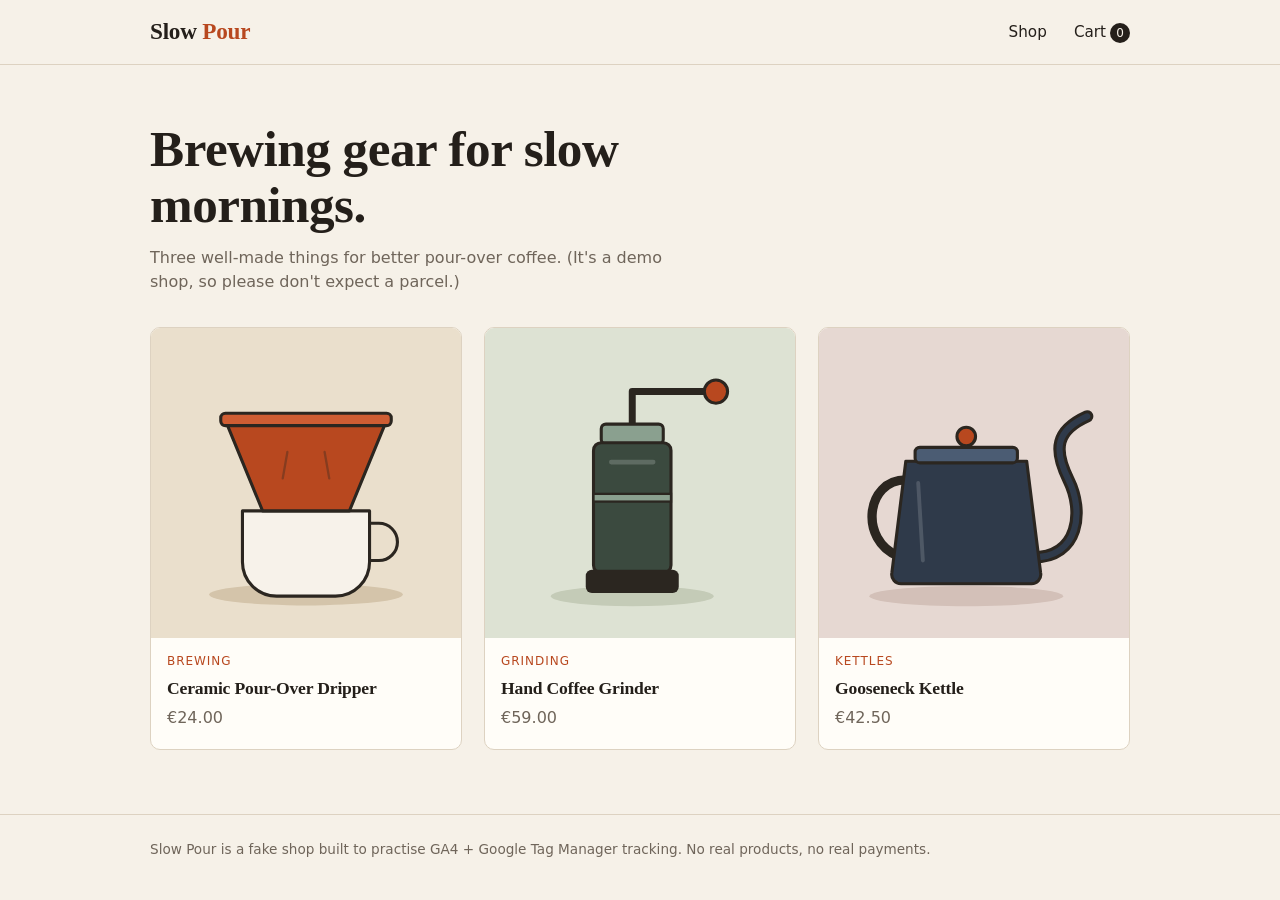
<file: index.html>
<!DOCTYPE html>
<html lang="en">
<head>
  <meta charset="utf-8">
  <meta name="viewport" content="width=device-width, initial-scale=1">
  <title>Slow Pour · Brewing gear for slow mornings</title>
  <meta name="description" content="Demo shop used to practise GA4 + Google Tag Manager ecommerce tracking.">
  <link rel="icon" href="data:,">
  <link rel="stylesheet" href="css/style.css">

  <!-- ===================================================================
       GOOGLE TAG MANAGER
       >>> Replace GTM-58JN5ND9 with YOUR container ID <<<
       Same ID in this <head> snippet AND in the <noscript> after <body>,
       on every page (quick way: see README / setup guide).
       =================================================================== -->
  <script>(function(w,d,s,l,i){w[l]=w[l]||[];w[l].push({'gtm.start':
  new Date().getTime(),event:'gtm.js'});var f=d.getElementsByTagName(s)[0],
  j=d.createElement(s),dl=l!='dataLayer'?'&l='+l:'';j.async=true;j.src=
  'https://www.googletagmanager.com/gtm.js?id='+i+dl;f.parentNode.insertBefore(j,f);
  })(window,document,'script','dataLayer','GTM-58JN5ND9');</script>
  <!-- End Google Tag Manager -->
</head>
<body data-page="home">
  <!-- Google Tag Manager (noscript) - replace GTM-58JN5ND9 here too -->
  <noscript><iframe src="https://www.googletagmanager.com/ns.html?id=GTM-58JN5ND9"
  height="0" width="0" style="display:none;visibility:hidden"></iframe></noscript>
  <!-- End Google Tag Manager (noscript) -->

  <header class="site-header">
    <div class="wrap">
      <a class="logo" href="index.html">Slow <span>Pour</span></a>
      <nav>
        <a href="index.html">Shop</a>
        <a href="cart.html">Cart<span class="cart-count" id="cart-count">0</span></a>
      </nav>
    </div>
  </header>

  <main class="wrap">
    <section class="hero">
      <h1>Brewing gear for slow mornings.</h1>
      <p>Three well-made things for better pour-over coffee. (It's a demo shop, so please don't expect a parcel.)</p>
    </section>
    <section class="grid" id="product-grid"></section>
  </main>

  <footer class="site-footer">
    <div class="wrap">Slow Pour is a fake shop built to practise GA4 + Google Tag Manager tracking. No real products, no real payments.</div>
  </footer>

  <script src="js/products.js"></script>
  <script src="js/cart.js"></script>
  <script src="js/tracking.js"></script>
  <script src="js/shop.js"></script>
</body>
</html>
</file>
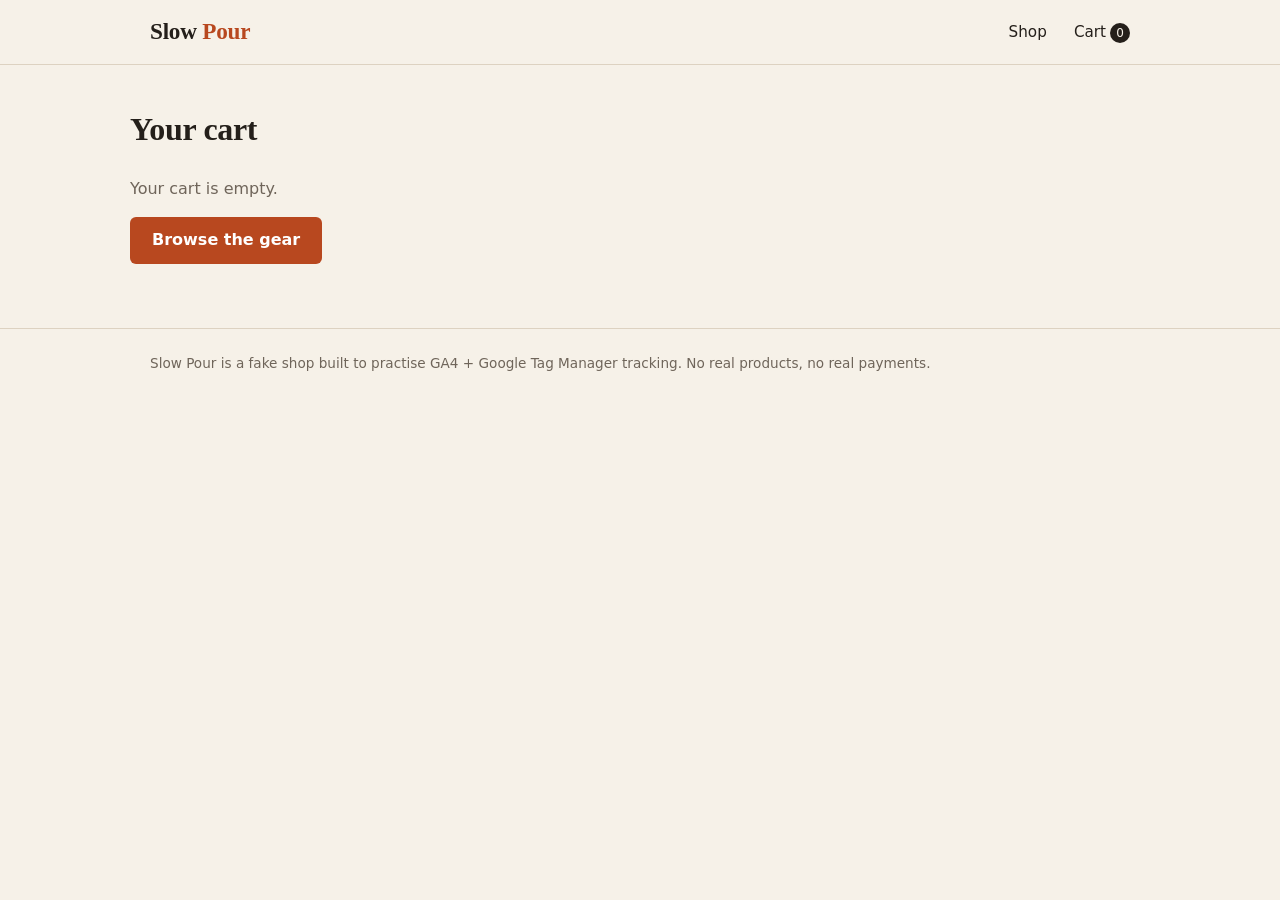
<file: cart.html>
<!DOCTYPE html>
<html lang="en">
<head>
  <meta charset="utf-8">
  <meta name="viewport" content="width=device-width, initial-scale=1">
  <title>Your cart · Slow Pour</title>
  <meta name="description" content="Demo shop used to practise GA4 + Google Tag Manager ecommerce tracking.">
  <link rel="icon" href="data:,">
  <link rel="stylesheet" href="css/style.css">

  <!-- ===================================================================
       GOOGLE TAG MANAGER
       >>> Replace GTM-58JN5ND9 with YOUR container ID <<<
       Same ID in this <head> snippet AND in the <noscript> after <body>,
       on every page (quick way: see README / setup guide).
       =================================================================== -->
  <script>(function(w,d,s,l,i){w[l]=w[l]||[];w[l].push({'gtm.start':
  new Date().getTime(),event:'gtm.js'});var f=d.getElementsByTagName(s)[0],
  j=d.createElement(s),dl=l!='dataLayer'?'&l='+l:'';j.async=true;j.src=
  'https://www.googletagmanager.com/gtm.js?id='+i+dl;f.parentNode.insertBefore(j,f);
  })(window,document,'script','dataLayer','GTM-58JN5ND9');</script>
  <!-- End Google Tag Manager -->
</head>
<body data-page="cart">
  <!-- Google Tag Manager (noscript) - replace GTM-58JN5ND9 here too -->
  <noscript><iframe src="https://www.googletagmanager.com/ns.html?id=GTM-58JN5ND9"
  height="0" width="0" style="display:none;visibility:hidden"></iframe></noscript>
  <!-- End Google Tag Manager (noscript) -->

  <header class="site-header">
    <div class="wrap">
      <a class="logo" href="index.html">Slow <span>Pour</span></a>
      <nav>
        <a href="index.html">Shop</a>
        <a href="cart.html">Cart<span class="cart-count" id="cart-count">0</span></a>
      </nav>
    </div>
  </header>

  <main class="wrap page">
    <h1>Your cart</h1>
    <div id="cart-root"></div>
  </main>

  <footer class="site-footer">
    <div class="wrap">Slow Pour is a fake shop built to practise GA4 + Google Tag Manager tracking. No real products, no real payments.</div>
  </footer>

  <script src="js/products.js"></script>
  <script src="js/cart.js"></script>
  <script src="js/tracking.js"></script>
  <script src="js/shop.js"></script>
</body>
</html>
</file>
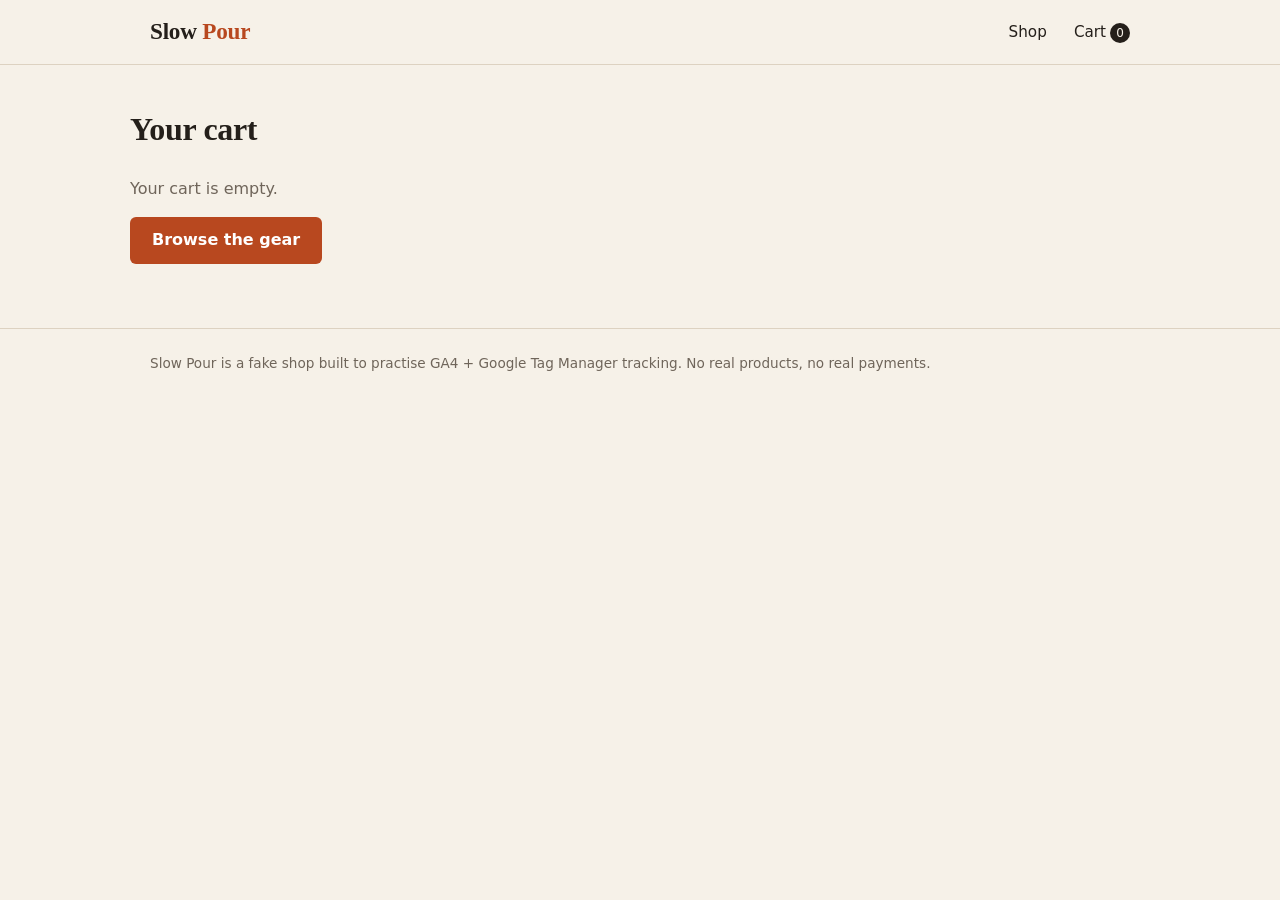
<file: checkout.html>
<!DOCTYPE html>
<html lang="en">
<head>
  <meta charset="utf-8">
  <meta name="viewport" content="width=device-width, initial-scale=1">
  <title>Checkout · Slow Pour</title>
  <meta name="description" content="Demo shop used to practise GA4 + Google Tag Manager ecommerce tracking.">
  <link rel="icon" href="data:,">
  <link rel="stylesheet" href="css/style.css">

  <!-- ===================================================================
       GOOGLE TAG MANAGER
       >>> Replace GTM-58JN5ND9 with YOUR container ID <<<
       Same ID in this <head> snippet AND in the <noscript> after <body>,
       on every page (quick way: see README / setup guide).
       =================================================================== -->
  <script>(function(w,d,s,l,i){w[l]=w[l]||[];w[l].push({'gtm.start':
  new Date().getTime(),event:'gtm.js'});var f=d.getElementsByTagName(s)[0],
  j=d.createElement(s),dl=l!='dataLayer'?'&l='+l:'';j.async=true;j.src=
  'https://www.googletagmanager.com/gtm.js?id='+i+dl;f.parentNode.insertBefore(j,f);
  })(window,document,'script','dataLayer','GTM-58JN5ND9');</script>
  <!-- End Google Tag Manager -->
</head>
<body data-page="checkout">
  <!-- Google Tag Manager (noscript) - replace GTM-58JN5ND9 here too -->
  <noscript><iframe src="https://www.googletagmanager.com/ns.html?id=GTM-58JN5ND9"
  height="0" width="0" style="display:none;visibility:hidden"></iframe></noscript>
  <!-- End Google Tag Manager (noscript) -->

  <header class="site-header">
    <div class="wrap">
      <a class="logo" href="index.html">Slow <span>Pour</span></a>
      <nav>
        <a href="index.html">Shop</a>
        <a href="cart.html">Cart<span class="cart-count" id="cart-count">0</span></a>
      </nav>
    </div>
  </header>

  <main class="wrap page">
    <h1>Checkout</h1>
    <div class="checkout-layout">
      <form id="checkout-form">
        <div class="field-row">
          <label class="field">Full name
            <input type="text" name="name" autocomplete="off" required>
          </label>
          <label class="field">Email
            <input type="email" name="email" autocomplete="off" required>
          </label>
        </div>
        <label class="field">Street address
          <input type="text" name="street" autocomplete="off" required>
        </label>
        <div class="field-row">
          <label class="field">City
            <input type="text" name="city" autocomplete="off" required>
          </label>
          <label class="field">Postcode
            <input type="text" name="postcode" autocomplete="off" required>
          </label>
        </div>
        <p class="note">Demo only: type anything. Nothing is sent or stored, and there's no card field on purpose.</p>
        <button class="btn" type="submit">Place order</button>
      </form>

      <aside class="summary-box">
        <h2>Order summary</h2>
        <ul class="summary" id="summary"></ul>
      </aside>
    </div>
  </main>

  <footer class="site-footer">
    <div class="wrap">Slow Pour is a fake shop built to practise GA4 + Google Tag Manager tracking. No real products, no real payments.</div>
  </footer>

  <script src="js/products.js"></script>
  <script src="js/cart.js"></script>
  <script src="js/tracking.js"></script>
  <script src="js/shop.js"></script>
</body>
</html>
</file>
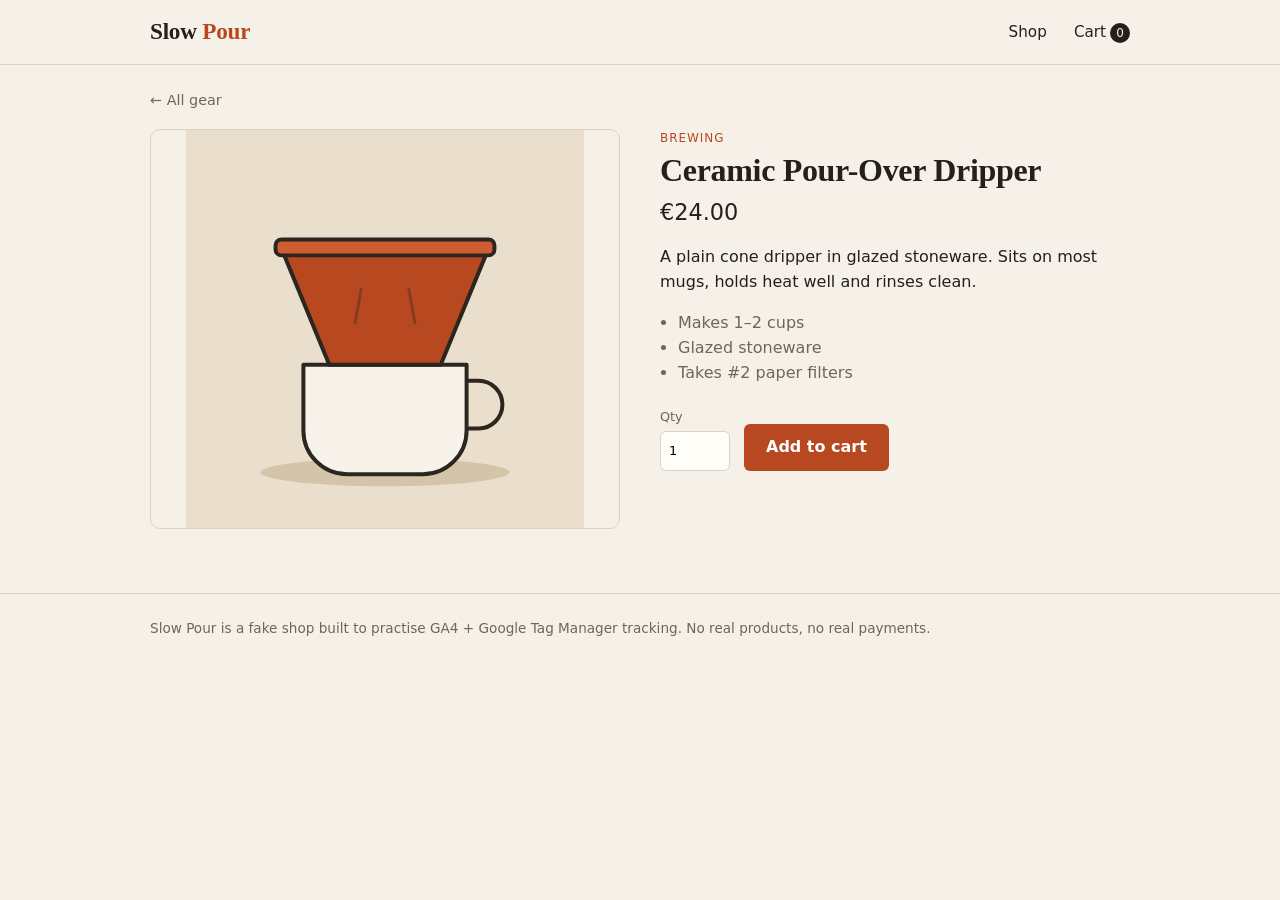
<file: product-dripper.html>
<!DOCTYPE html>
<html lang="en">
<head>
  <meta charset="utf-8">
  <meta name="viewport" content="width=device-width, initial-scale=1">
  <title>Slow Pour</title>
  <meta name="description" content="Demo shop used to practise GA4 + Google Tag Manager ecommerce tracking.">
  <link rel="icon" href="data:,">
  <link rel="stylesheet" href="css/style.css">

  <!-- ===================================================================
       GOOGLE TAG MANAGER
       >>> Replace GTM-58JN5ND9 with YOUR container ID <<<
       Same ID in this <head> snippet AND in the <noscript> after <body>,
       on every page (quick way: see README / setup guide).
       =================================================================== -->
  <script>(function(w,d,s,l,i){w[l]=w[l]||[];w[l].push({'gtm.start':
  new Date().getTime(),event:'gtm.js'});var f=d.getElementsByTagName(s)[0],
  j=d.createElement(s),dl=l!='dataLayer'?'&l='+l:'';j.async=true;j.src=
  'https://www.googletagmanager.com/gtm.js?id='+i+dl;f.parentNode.insertBefore(j,f);
  })(window,document,'script','dataLayer','GTM-58JN5ND9');</script>
  <!-- End Google Tag Manager -->
</head>
<body data-page="product" data-product-id="SP-001">
  <!-- Google Tag Manager (noscript) - replace GTM-58JN5ND9 here too -->
  <noscript><iframe src="https://www.googletagmanager.com/ns.html?id=GTM-58JN5ND9"
  height="0" width="0" style="display:none;visibility:hidden"></iframe></noscript>
  <!-- End Google Tag Manager (noscript) -->

  <header class="site-header">
    <div class="wrap">
      <a class="logo" href="index.html">Slow <span>Pour</span></a>
      <nav>
        <a href="index.html">Shop</a>
        <a href="cart.html">Cart<span class="cart-count" id="cart-count">0</span></a>
      </nav>
    </div>
  </header>

  <main class="wrap">
    <a class="back" href="index.html">← All gear</a>
    <div class="product-layout">
      <img id="p-img" class="product-img" src="" alt="" width="400" height="400">
      <div>
        <p class="eyebrow" id="p-cat"></p>
        <h1 id="p-name"></h1>
        <p class="price big" id="p-price"></p>
        <p id="p-desc"></p>
        <ul class="specs" id="p-specs"></ul>
        <div class="buy-row">
          <label>Qty
            <input type="number" id="qty" min="1" max="9" value="1">
          </label>
          <button class="btn" id="add-btn" type="button">Add to cart</button>
        </div>
        <p class="added" id="added-msg" hidden>Added to your cart. <a href="cart.html">View cart →</a></p>
      </div>
    </div>
  </main>

  <footer class="site-footer">
    <div class="wrap">Slow Pour is a fake shop built to practise GA4 + Google Tag Manager tracking. No real products, no real payments.</div>
  </footer>

  <script src="js/products.js"></script>
  <script src="js/cart.js"></script>
  <script src="js/tracking.js"></script>
  <script src="js/shop.js"></script>
</body>
</html>
</file>
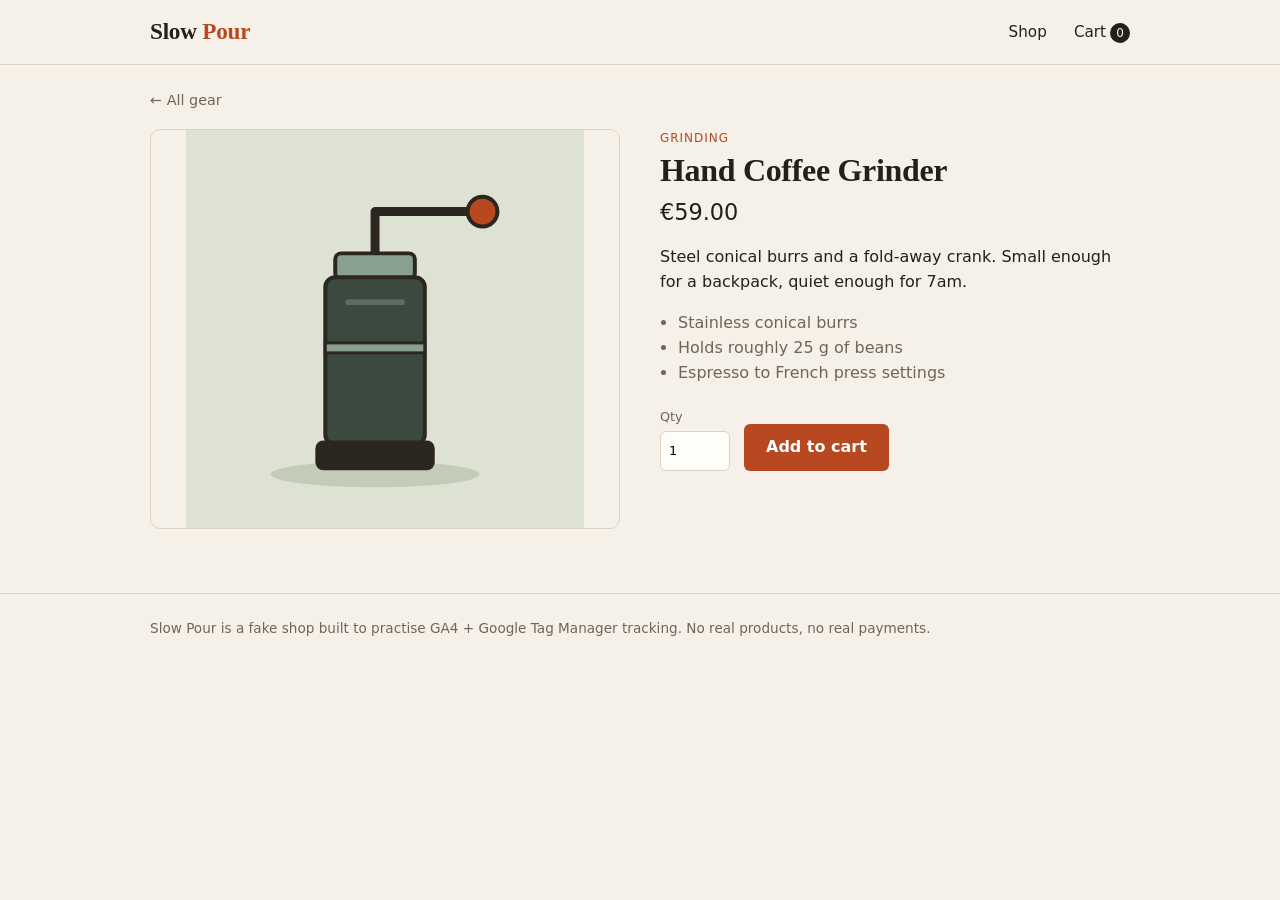
<file: product-grinder.html>
<!DOCTYPE html>
<html lang="en">
<head>
  <meta charset="utf-8">
  <meta name="viewport" content="width=device-width, initial-scale=1">
  <title>Slow Pour</title>
  <meta name="description" content="Demo shop used to practise GA4 + Google Tag Manager ecommerce tracking.">
  <link rel="icon" href="data:,">
  <link rel="stylesheet" href="css/style.css">

  <!-- ===================================================================
       GOOGLE TAG MANAGER
       >>> Replace GTM-58JN5ND9 with YOUR container ID <<<
       Same ID in this <head> snippet AND in the <noscript> after <body>,
       on every page (quick way: see README / setup guide).
       =================================================================== -->
  <script>(function(w,d,s,l,i){w[l]=w[l]||[];w[l].push({'gtm.start':
  new Date().getTime(),event:'gtm.js'});var f=d.getElementsByTagName(s)[0],
  j=d.createElement(s),dl=l!='dataLayer'?'&l='+l:'';j.async=true;j.src=
  'https://www.googletagmanager.com/gtm.js?id='+i+dl;f.parentNode.insertBefore(j,f);
  })(window,document,'script','dataLayer','GTM-58JN5ND9');</script>
  <!-- End Google Tag Manager -->
</head>
<body data-page="product" data-product-id="SP-002">
  <!-- Google Tag Manager (noscript) - replace GTM-58JN5ND9 here too -->
  <noscript><iframe src="https://www.googletagmanager.com/ns.html?id=GTM-58JN5ND9"
  height="0" width="0" style="display:none;visibility:hidden"></iframe></noscript>
  <!-- End Google Tag Manager (noscript) -->

  <header class="site-header">
    <div class="wrap">
      <a class="logo" href="index.html">Slow <span>Pour</span></a>
      <nav>
        <a href="index.html">Shop</a>
        <a href="cart.html">Cart<span class="cart-count" id="cart-count">0</span></a>
      </nav>
    </div>
  </header>

  <main class="wrap">
    <a class="back" href="index.html">← All gear</a>
    <div class="product-layout">
      <img id="p-img" class="product-img" src="" alt="" width="400" height="400">
      <div>
        <p class="eyebrow" id="p-cat"></p>
        <h1 id="p-name"></h1>
        <p class="price big" id="p-price"></p>
        <p id="p-desc"></p>
        <ul class="specs" id="p-specs"></ul>
        <div class="buy-row">
          <label>Qty
            <input type="number" id="qty" min="1" max="9" value="1">
          </label>
          <button class="btn" id="add-btn" type="button">Add to cart</button>
        </div>
        <p class="added" id="added-msg" hidden>Added to your cart. <a href="cart.html">View cart →</a></p>
      </div>
    </div>
  </main>

  <footer class="site-footer">
    <div class="wrap">Slow Pour is a fake shop built to practise GA4 + Google Tag Manager tracking. No real products, no real payments.</div>
  </footer>

  <script src="js/products.js"></script>
  <script src="js/cart.js"></script>
  <script src="js/tracking.js"></script>
  <script src="js/shop.js"></script>
</body>
</html>
</file>
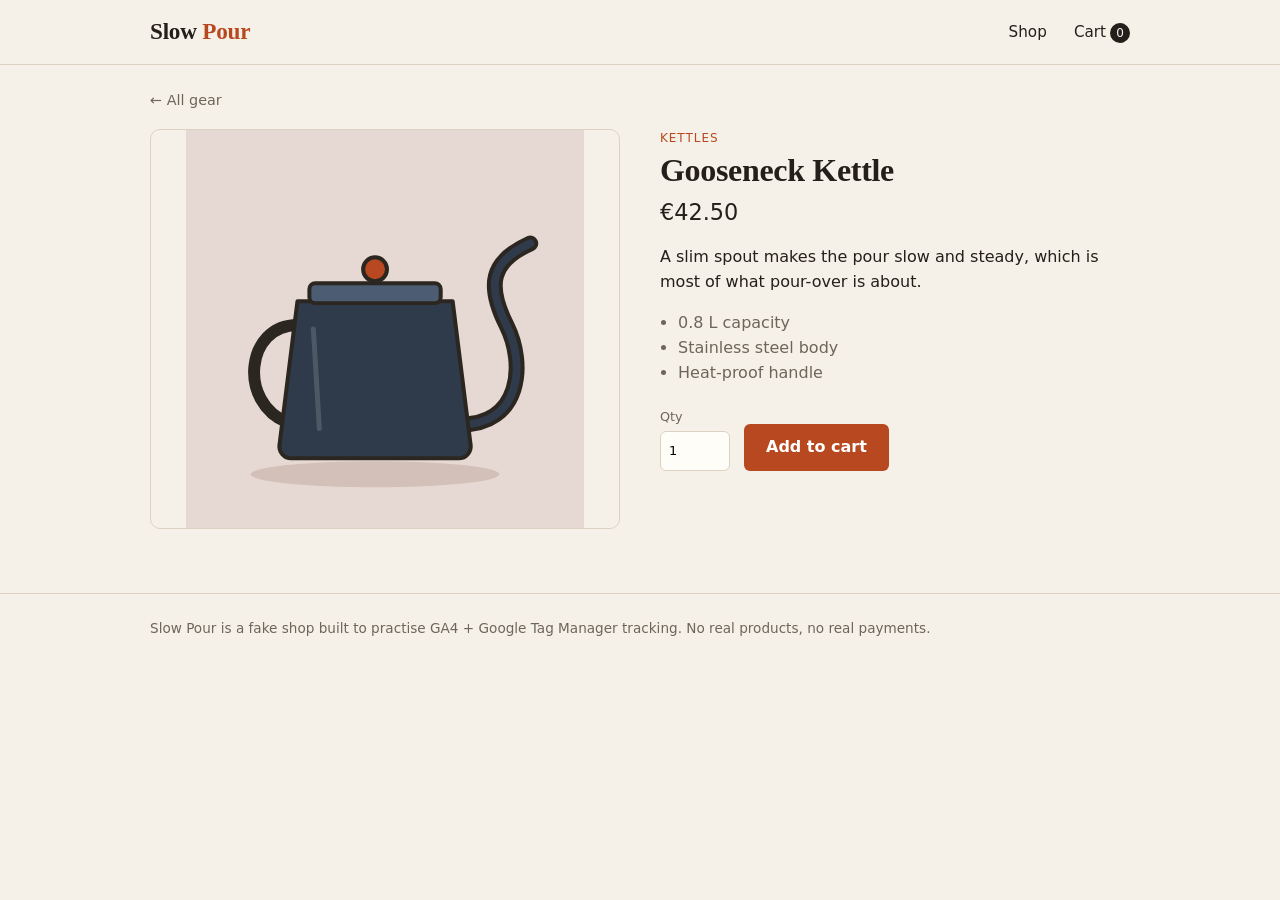
<file: product-kettle.html>
<!DOCTYPE html>
<html lang="en">
<head>
  <meta charset="utf-8">
  <meta name="viewport" content="width=device-width, initial-scale=1">
  <title>Slow Pour</title>
  <meta name="description" content="Demo shop used to practise GA4 + Google Tag Manager ecommerce tracking.">
  <link rel="icon" href="data:,">
  <link rel="stylesheet" href="css/style.css">

  <!-- ===================================================================
       GOOGLE TAG MANAGER
       >>> Replace GTM-58JN5ND9 with YOUR container ID <<<
       Same ID in this <head> snippet AND in the <noscript> after <body>,
       on every page (quick way: see README / setup guide).
       =================================================================== -->
  <script>(function(w,d,s,l,i){w[l]=w[l]||[];w[l].push({'gtm.start':
  new Date().getTime(),event:'gtm.js'});var f=d.getElementsByTagName(s)[0],
  j=d.createElement(s),dl=l!='dataLayer'?'&l='+l:'';j.async=true;j.src=
  'https://www.googletagmanager.com/gtm.js?id='+i+dl;f.parentNode.insertBefore(j,f);
  })(window,document,'script','dataLayer','GTM-58JN5ND9');</script>
  <!-- End Google Tag Manager -->
</head>
<body data-page="product" data-product-id="SP-003">
  <!-- Google Tag Manager (noscript) - replace GTM-58JN5ND9 here too -->
  <noscript><iframe src="https://www.googletagmanager.com/ns.html?id=GTM-58JN5ND9"
  height="0" width="0" style="display:none;visibility:hidden"></iframe></noscript>
  <!-- End Google Tag Manager (noscript) -->

  <header class="site-header">
    <div class="wrap">
      <a class="logo" href="index.html">Slow <span>Pour</span></a>
      <nav>
        <a href="index.html">Shop</a>
        <a href="cart.html">Cart<span class="cart-count" id="cart-count">0</span></a>
      </nav>
    </div>
  </header>

  <main class="wrap">
    <a class="back" href="index.html">← All gear</a>
    <div class="product-layout">
      <img id="p-img" class="product-img" src="" alt="" width="400" height="400">
      <div>
        <p class="eyebrow" id="p-cat"></p>
        <h1 id="p-name"></h1>
        <p class="price big" id="p-price"></p>
        <p id="p-desc"></p>
        <ul class="specs" id="p-specs"></ul>
        <div class="buy-row">
          <label>Qty
            <input type="number" id="qty" min="1" max="9" value="1">
          </label>
          <button class="btn" id="add-btn" type="button">Add to cart</button>
        </div>
        <p class="added" id="added-msg" hidden>Added to your cart. <a href="cart.html">View cart →</a></p>
      </div>
    </div>
  </main>

  <footer class="site-footer">
    <div class="wrap">Slow Pour is a fake shop built to practise GA4 + Google Tag Manager tracking. No real products, no real payments.</div>
  </footer>

  <script src="js/products.js"></script>
  <script src="js/cart.js"></script>
  <script src="js/tracking.js"></script>
  <script src="js/shop.js"></script>
</body>
</html>
</file>
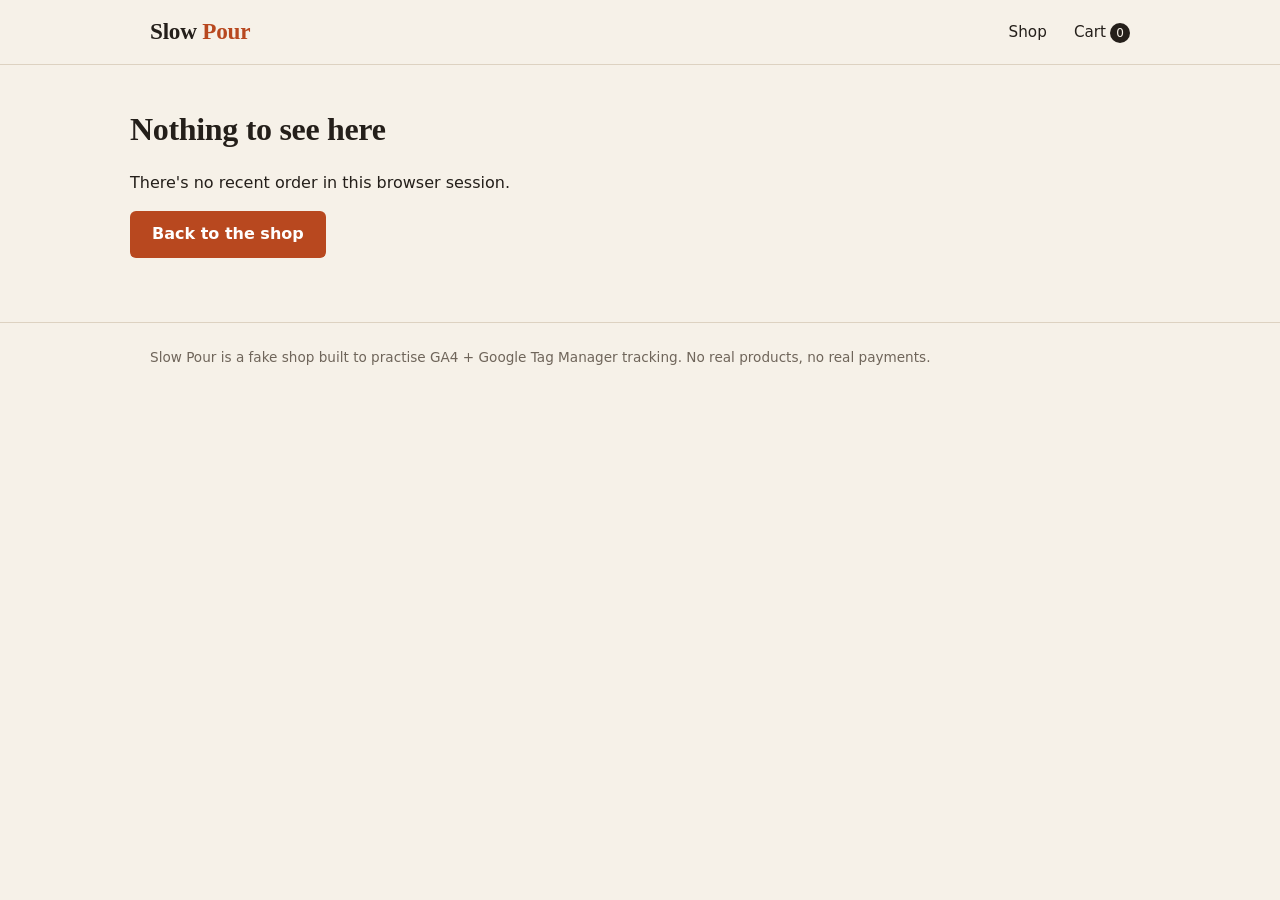
<file: thank-you.html>
<!DOCTYPE html>
<html lang="en">
<head>
  <meta charset="utf-8">
  <meta name="viewport" content="width=device-width, initial-scale=1">
  <title>Thank you · Slow Pour</title>
  <meta name="description" content="Demo shop used to practise GA4 + Google Tag Manager ecommerce tracking.">
  <link rel="icon" href="data:,">
  <link rel="stylesheet" href="css/style.css">

  <!-- ===================================================================
       GOOGLE TAG MANAGER
       >>> Replace GTM-58JN5ND9 with YOUR container ID <<<
       Same ID in this <head> snippet AND in the <noscript> after <body>,
       on every page (quick way: see README / setup guide).
       =================================================================== -->
  <script>(function(w,d,s,l,i){w[l]=w[l]||[];w[l].push({'gtm.start':
  new Date().getTime(),event:'gtm.js'});var f=d.getElementsByTagName(s)[0],
  j=d.createElement(s),dl=l!='dataLayer'?'&l='+l:'';j.async=true;j.src=
  'https://www.googletagmanager.com/gtm.js?id='+i+dl;f.parentNode.insertBefore(j,f);
  })(window,document,'script','dataLayer','GTM-58JN5ND9');</script>
  <!-- End Google Tag Manager -->
</head>
<body data-page="thanks">
  <!-- Google Tag Manager (noscript) - replace GTM-58JN5ND9 here too -->
  <noscript><iframe src="https://www.googletagmanager.com/ns.html?id=GTM-58JN5ND9"
  height="0" width="0" style="display:none;visibility:hidden"></iframe></noscript>
  <!-- End Google Tag Manager (noscript) -->

  <header class="site-header">
    <div class="wrap">
      <a class="logo" href="index.html">Slow <span>Pour</span></a>
      <nav>
        <a href="index.html">Shop</a>
        <a href="cart.html">Cart<span class="cart-count" id="cart-count">0</span></a>
      </nav>
    </div>
  </header>

  <main class="wrap page">
    <div class="thanks" id="thanks-root"></div>
  </main>

  <footer class="site-footer">
    <div class="wrap">Slow Pour is a fake shop built to practise GA4 + Google Tag Manager tracking. No real products, no real payments.</div>
  </footer>

  <script src="js/products.js"></script>
  <script src="js/cart.js"></script>
  <script src="js/tracking.js"></script>
  <script src="js/shop.js"></script>
</body>
</html>
</file>
<file: css/style.css>
/* Slow Pour: a deliberately small stylesheet. No framework. */

:root {
  --paper: #f6f1e8;
  --card: #fffdf8;
  --ink: #241f1a;
  --muted: #6f655a;
  --line: #ddd2c1;
  --accent: #b8481f;
  --accent-dark: #923715;
  --radius: 10px;
}

* { box-sizing: border-box; }

body {
  margin: 0;
  font: 16px/1.55 system-ui, -apple-system, "Segoe UI", Roboto, sans-serif;
  background: var(--paper);
  color: var(--ink);
}

h1, h2, h3, .logo {
  font-family: Georgia, "Times New Roman", serif;
  letter-spacing: -0.01em;
}

a { color: inherit; }
img { max-width: 100%; }

.wrap { max-width: 1020px; margin: 0 auto; padding: 0 20px; }

/* ---- header / footer ---- */

.site-header { border-bottom: 1px solid var(--line); }
.site-header .wrap {
  display: flex;
  align-items: center;
  justify-content: space-between;
  height: 64px;
}
.logo { font-size: 1.45rem; font-weight: 700; text-decoration: none; }
.logo span { color: var(--accent); }
.site-header nav a { margin-left: 22px; text-decoration: none; font-size: 0.95rem; }
.site-header nav a:hover { text-decoration: underline; }

.cart-count {
  display: inline-block;
  min-width: 20px;
  padding: 0 6px;
  margin-left: 4px;
  border-radius: 99px;
  background: var(--ink);
  color: var(--paper);
  font-size: 0.75rem;
  line-height: 20px;
  text-align: center;
}

.site-footer {
  margin-top: 64px;
  padding: 24px 0 40px;
  border-top: 1px solid var(--line);
  color: var(--muted);
  font-size: 0.85rem;
}

/* ---- bits ---- */

.eyebrow {
  margin: 0 0 4px;
  font-size: 0.75rem;
  letter-spacing: 0.08em;
  text-transform: uppercase;
  color: var(--accent);
}

.price { color: var(--muted); font-variant-numeric: tabular-nums; margin: 0; }

.btn {
  display: inline-block;
  padding: 11px 22px;
  border: 0;
  border-radius: 6px;
  background: var(--accent);
  color: #fff;
  font: inherit;
  font-weight: 600;
  text-decoration: none;
  cursor: pointer;
}
.btn:hover { background: var(--accent-dark); }

.link-btn {
  border: 0;
  background: none;
  padding: 0;
  font: inherit;
  font-size: 0.85rem;
  color: var(--muted);
  text-decoration: underline;
  cursor: pointer;
}

/* ---- home ---- */

.hero { padding: 56px 0 32px; }
.hero h1 {
  max-width: 13em;
  margin: 0 0 12px;
  font-size: clamp(2rem, 5vw, 3.2rem);
  line-height: 1.1;
}
.hero p { max-width: 32em; margin: 0; color: var(--muted); }

.grid {
  display: grid;
  grid-template-columns: repeat(auto-fill, minmax(260px, 1fr));
  gap: 22px;
}

.card {
  display: block;
  overflow: hidden;
  background: var(--card);
  border: 1px solid var(--line);
  border-radius: var(--radius);
  text-decoration: none;
  transition: transform 0.15s, box-shadow 0.15s;
}
.card:hover { transform: translateY(-3px); box-shadow: 0 8px 20px rgba(60, 40, 20, 0.1); }
.card img { display: block; width: 100%; height: auto; }
.card .body { padding: 14px 16px 18px; }
.card h3 { margin: 0 0 4px; font-size: 1.1rem; }

/* ---- product ---- */

.back { display: inline-block; margin: 24px 0 18px; color: var(--muted); text-decoration: none; font-size: 0.9rem; }
.back:hover { text-decoration: underline; }

.product-layout {
  display: grid;
  grid-template-columns: 1fr 1fr;
  gap: 40px;
  align-items: start;
}
.product-img { width: 100%; border-radius: var(--radius); border: 1px solid var(--line); }
.product-layout h1 { margin: 0 0 6px; font-size: 2rem; line-height: 1.15; }
.price.big { font-size: 1.4rem; color: var(--ink); margin-bottom: 16px; }
.specs { padding-left: 18px; color: var(--muted); }

.buy-row { display: flex; align-items: flex-end; gap: 14px; margin-top: 22px; }
.buy-row label { display: flex; flex-direction: column; font-size: 0.8rem; color: var(--muted); }
.buy-row input {
  width: 70px;
  padding: 9px 8px;
  margin-top: 4px;
  font: inherit;
  border: 1px solid var(--line);
  border-radius: 6px;
  background: var(--card);
}
.added { margin-top: 14px; font-size: 0.95rem; }

/* ---- cart ---- */

.page { padding: 40px 0 0; }
.page h1 { margin: 0 0 22px; font-size: 2rem; }
.empty { color: var(--muted); }

.line {
  display: grid;
  grid-template-columns: 72px 1fr auto 90px auto;
  align-items: center;
  gap: 16px;
  padding: 14px 0;
  border-bottom: 1px solid var(--line);
}
.line img { border-radius: 6px; border: 1px solid var(--line); }
.line-info { display: flex; flex-direction: column; }
.line-info a { text-decoration: none; }
.line-total { text-align: right; font-variant-numeric: tabular-nums; }

.qty-ctl { display: flex; align-items: center; gap: 10px; }
.qty-ctl button {
  width: 28px;
  height: 28px;
  border: 1px solid var(--line);
  border-radius: 50%;
  background: var(--card);
  font: inherit;
  cursor: pointer;
}
.qty-ctl button:hover { border-color: var(--ink); }

.cart-footer {
  display: flex;
  align-items: center;
  justify-content: space-between;
  margin-top: 22px;
}
.cart-footer p { margin: 0; font-size: 1.2rem; }

/* ---- checkout / thanks ---- */

.checkout-layout {
  display: grid;
  grid-template-columns: 1.3fr 1fr;
  gap: 40px;
  align-items: start;
}

form .field { display: flex; flex-direction: column; margin-bottom: 14px; font-size: 0.85rem; color: var(--muted); }
form input, form select {
  margin-top: 4px;
  padding: 10px 12px;
  font: inherit;
  color: var(--ink);
  border: 1px solid var(--line);
  border-radius: 6px;
  background: var(--card);
}
form input:focus, form select:focus { outline: 2px solid var(--accent); outline-offset: 1px; }
.field-row { display: grid; grid-template-columns: 1fr 1fr; gap: 14px; }
.note { font-size: 0.85rem; color: var(--muted); }

.summary-box {
  padding: 20px;
  background: var(--card);
  border: 1px solid var(--line);
  border-radius: var(--radius);
}
.summary-box h2 { margin: 0 0 12px; font-size: 1.15rem; }

.summary { list-style: none; margin: 0 0 18px; padding: 0; }
.summary li {
  display: flex;
  justify-content: space-between;
  gap: 16px;
  padding: 8px 0;
  border-bottom: 1px solid var(--line);
  font-variant-numeric: tabular-nums;
}
.summary .sum-total { font-weight: 700; border-bottom: 0; }

.thanks { max-width: 520px; }
.thanks h1 { margin: 0 0 10px; }

/* ---- small screens ---- */

@media (max-width: 760px) {
  .product-layout, .checkout-layout { grid-template-columns: 1fr; gap: 24px; }
  .line { grid-template-columns: 56px 1fr auto; }
  .line img { width: 56px; height: 56px; }
  .line-total { grid-column: 2; text-align: left; }
  .line .link-btn { grid-column: 3; justify-self: end; }
}
</file>
